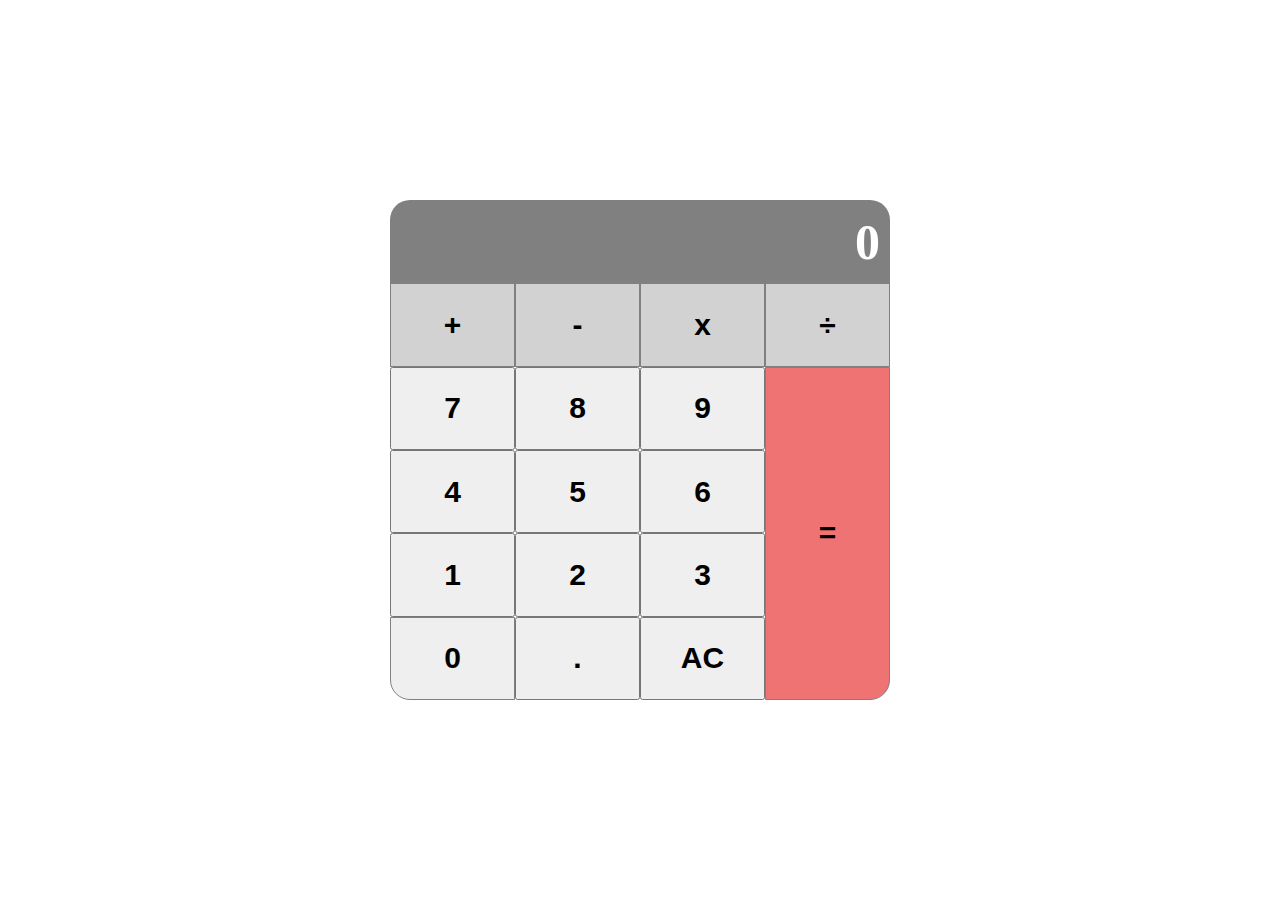
<file: 04 Grid/index.html>
<!DOCTYPE html>
<html lang="it">
  <head>
    <meta charset="UTF-8" />
    <meta http-equiv="X-UA-Compatible" content="IE=edge" />
    <meta name="viewport" content="width=device-width, initial-scale=1.0" />
    <title>Document</title>
    <link rel="stylesheet" href="style.css" />
  </head>
  <body>
    <div class="calcolatrice">
      <label for="" id="risultato"> 0 </label>
      <button class="piu">+</button>
      <button class="meno">-</button>
      <button class="per">x</button>
      <button class="diviso">÷</button>
      <button class="sette">7</button>
      <button class="otto">8</button>
      <button class="nove">9</button>
      <button class="quattro">4</button>
      <button class="cinque">5</button>
      <button class="sei">6</button>
      <button class="uno">1</button>
      <button class="due">2</button>
      <button class="tre">3</button>
      <button class="zero">0</button>
      <button class="punto">.</button>
      <button class="ac">AC</button>
      <button class="uguale">=</button>
    </div>
  </body>
</html>
</file>
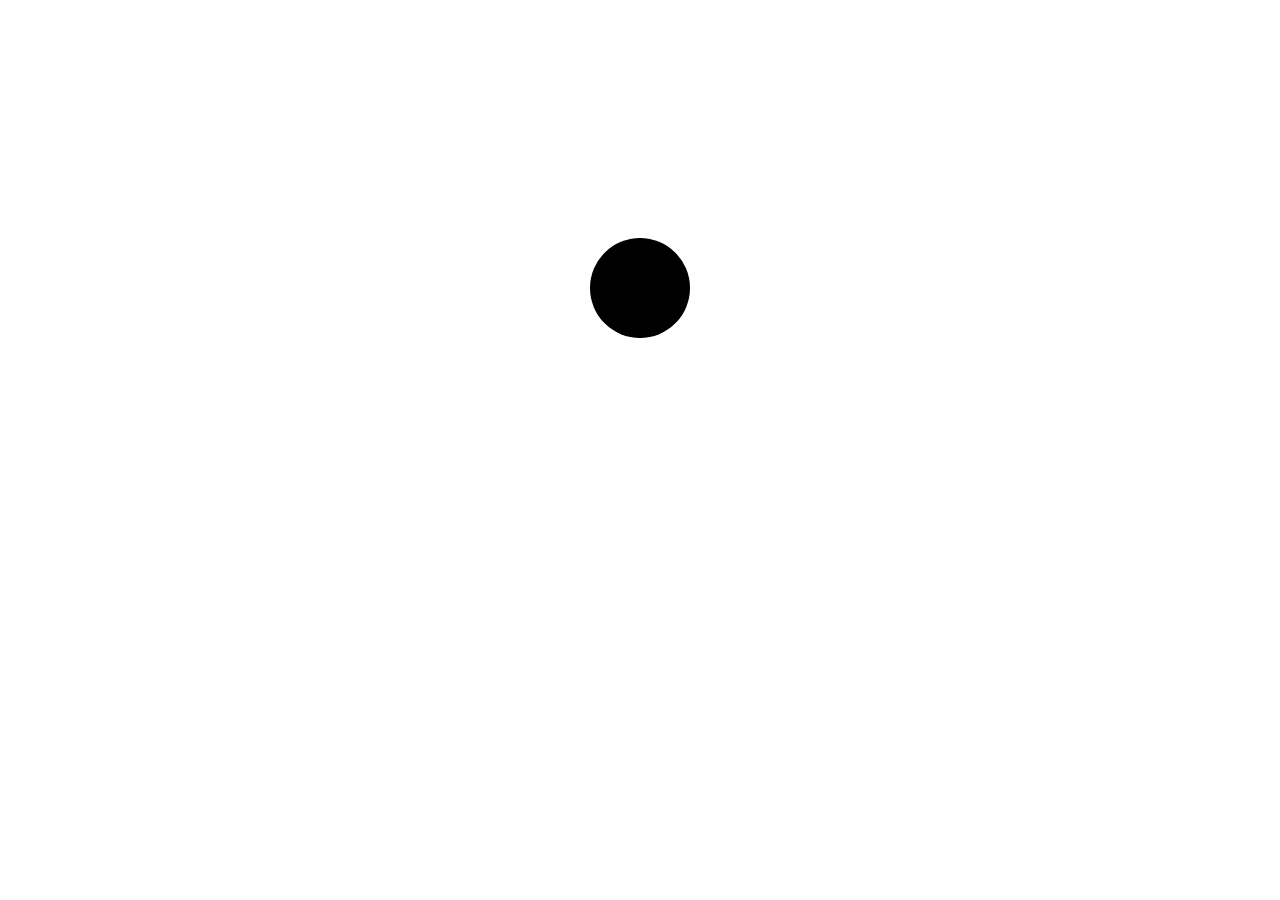
<file: esercizi sass/index.html>
<!DOCTYPE html>
<html lang="en">
  <head>
    <meta charset="UTF-8" />
    <meta http-equiv="X-UA-Compatible" content="IE=edge" />
    <meta name="viewport" content="width=device-width, initial-scale=1.0" />
    <title>Document</title>
    <link rel="stylesheet" href="style.css" />
  </head>
  <body>
    <div class="container">
      <div class="box bounce"></div>
    </div>
  </body>
</html>
</file>
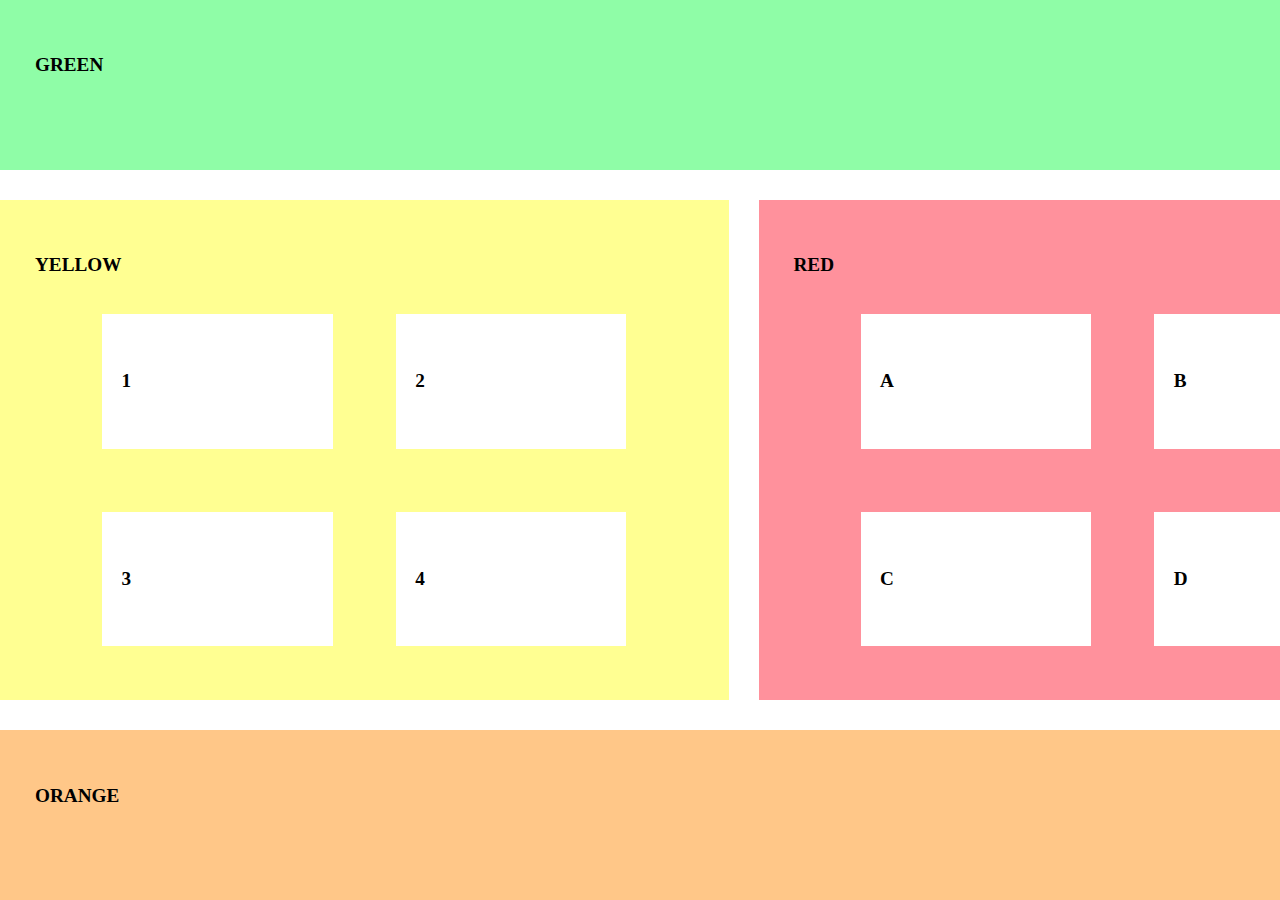
<file: esercizio-7/index.html>
<!DOCTYPE html>
<html lang="en">

<head>
  <meta charset="UTF-8">
  <meta http-equiv="X-UA-Compatible" content="IE=edge">
  <meta name="viewport" content="width=device-width, initial-scale=1.0">
  <title>Blocks</title>
  <link rel="stylesheet" href="start.css">
</head>

<body>
  <section id="green">
    <p>GREEN</p>
  </section>
  <section id="yellow">
    <p>YELLOW</p>
    <ul>
      <li>1</li>
      <li>2</li>
      <li>3</li>
      <li>4</li>
    </ul>
  </section>
  <section id="orange">
    <p>ORANGE</p>
  </section>
  <section id="red">
    <p>RED</p>
    <ul>
      <li>A</li>
      <li>B</li>
      <li>C</li>
      <li>D</li>
    </ul>
  </section>
  <section id="blue">
    <p>BLUE</p>
  </section>
</body>

</html>
</file>
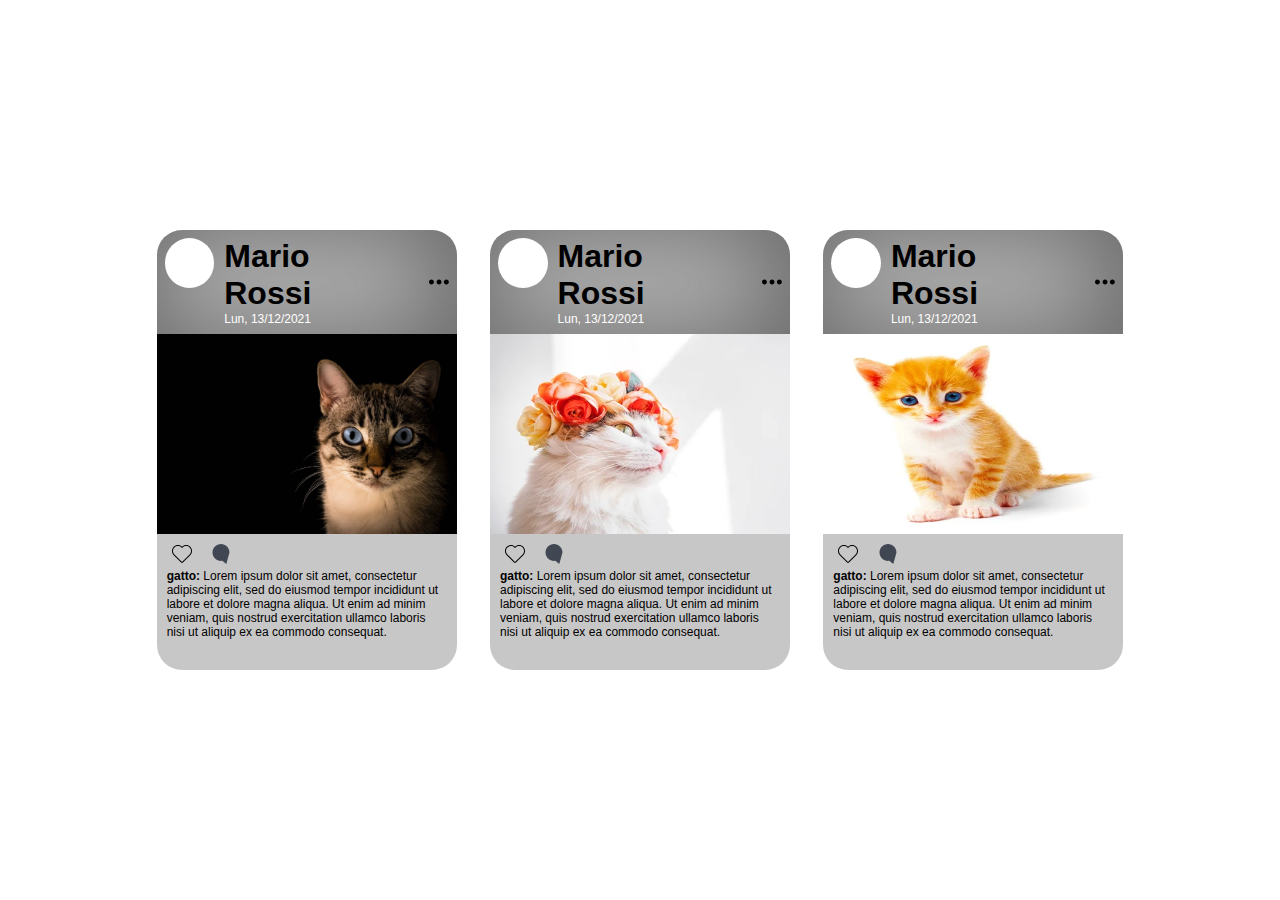
<file: esercizio-9/index.html>
<!DOCTYPE html>
<html lang="en">
<head>
    <meta charset="UTF-8">
    <meta http-equiv="X-UA-Compatible" content="IE=edge">
    <meta name="viewport" content="width=device-width, initial-scale=1.0">
    <link rel="stylesheet" href="style.css">
    <title>Document</title>
</head>
<body>
    <section class="primary">
        <section class="cont-1">
            <header>
                <div class="sub-cont-1">
                    <div class="cerchio"></div>
                    <div>
                        <h1>Mario Rossi</h1>
                        <p>Lun, 13/12/2021</p>
                    </div> 
                </div>
                <svg 
                    version="1.1" 
                    id="Capa_1" 
                    xmlns="http://www.w3.org/2000/svg" 
                    xmlns:xlink="http://www.w3.org/1999/xlink" 
                    x="0px" y="0px" 
                    viewBox="0 0 32.055 32.055" 
                    style="enable-background:new 0 0 32.055 32.055;" 
                    xml:space="preserve">
                    <g>
                        <path d="M3.968,12.061C1.775,12.061,0,13.835,0,16.027c0,2.192,1.773,3.967,3.968,3.967c2.189,0,3.966-1.772,3.966-3.967
                            C7.934,13.835,6.157,12.061,3.968,12.061z M16.233,12.061c-2.188,0-3.968,1.773-3.968,3.965c0,2.192,1.778,3.967,3.968,3.967
                            s3.97-1.772,3.97-3.967C20.201,13.835,18.423,12.061,16.233,12.061z M28.09,12.061c-2.192,0-3.969,1.774-3.969,3.967
                            c0,2.19,1.774,3.965,3.969,3.965c2.188,0,3.965-1.772,3.965-3.965S30.278,12.061,28.09,12.061z"/>
                    </g>
                </svg>
            </header>
            <img src="assets/gatto1.jpg" alt="">
            <div class="footer">
                <svg 
                    version="1.1" 
                    id="Capa_1" 
                    xmlns="http://www.w3.org/2000/svg" 
                    xmlns:xlink="http://www.w3.org/1999/xlink" 
                    x="0px" y="0px"
                    viewBox="0 0 490.4 490.4" 
                    style="enable-background:new 0 0 490.4 490.4;" 
                    xml:space="preserve">
                    <g>
                        <path d="M222.5,453.7c6.1,6.1,14.3,9.5,22.9,9.5c8.5,0,16.9-3.5,22.9-9.5L448,274c27.3-27.3,42.3-63.6,42.4-102.1
                            c0-38.6-15-74.9-42.3-102.2S384.6,27.4,346,27.4c-37.9,0-73.6,14.5-100.7,40.9c-27.2-26.5-63-41.1-101-41.1
                            c-38.5,0-74.7,15-102,42.2C15,96.7,0,133,0,171.6c0,38.5,15.1,74.8,42.4,102.1L222.5,453.7z M59.7,86.8
                            c22.6-22.6,52.7-35.1,84.7-35.1s62.2,12.5,84.9,35.2l7.4,7.4c2.3,2.3,5.4,3.6,8.7,3.6l0,0c3.2,0,6.4-1.3,8.7-3.6l7.2-7.2
                            c22.7-22.7,52.8-35.2,84.9-35.2c32,0,62.1,12.5,84.7,35.1c22.7,22.7,35.1,52.8,35.1,84.8s-12.5,62.1-35.2,84.8L251,436.4
                            c-2.9,2.9-8.2,2.9-11.2,0l-180-180c-22.7-22.7-35.2-52.8-35.2-84.8C24.6,139.6,37.1,109.5,59.7,86.8z"/>
                    </g>
                </svg>
                <svg 
                    version="1.1" 
                    id="Layer_1" 
                    xmlns="http://www.w3.org/2000/svg" 
                    xmlns:xlink="http://www.w3.org/1999/xlink" 
                    x="0px" y="0px" 
                    viewBox="0 0 512.064 512.064" 
                    style="enable-background:new 0 0 512.064 512.064;" 
                    xml:space="preserve">
                    <path style="fill:#414752;" 
                          d="M391.392,512.064L289.36,430.576c-11.248,1.76-22.416,
                            2.656-33.328,2.656c-119.632,0-216.96-97.168-216.96-216.624C39.072,
                            97.168,136.4,0,256.032,0s216.96,97.168,216.96,216.624">
                </svg>
                <p>
                    <b>gatto:</b> Lorem ipsum dolor sit amet, consectetur adipiscing elit, 
                    sed do eiusmod tempor incididunt ut labore et dolore magna aliqua. 
                    Ut enim ad minim veniam, quis nostrud exercitation ullamco laboris 
                    nisi ut aliquip ex ea commodo consequat.
                </p>
            </div>
        </section>
        <section class="cont-1">
            <header>
                <div class="sub-cont-1">
                    <div class="cerchio"></div>
                    <div>
                        <h1>Mario Rossi</h1>
                        <p>Lun, 13/12/2021</p>
                    </div> 
                </div>
                <svg 
                    version="1.1" 
                    id="Capa_1" 
                    xmlns="http://www.w3.org/2000/svg" 
                    xmlns:xlink="http://www.w3.org/1999/xlink" 
                    x="0px" y="0px" 
                    viewBox="0 0 32.055 32.055" 
                    style="enable-background:new 0 0 32.055 32.055;" 
                    xml:space="preserve">
                    <g>
                        <path d="M3.968,12.061C1.775,12.061,0,13.835,0,16.027c0,2.192,1.773,3.967,3.968,3.967c2.189,0,3.966-1.772,3.966-3.967
                            C7.934,13.835,6.157,12.061,3.968,12.061z M16.233,12.061c-2.188,0-3.968,1.773-3.968,3.965c0,2.192,1.778,3.967,3.968,3.967
                            s3.97-1.772,3.97-3.967C20.201,13.835,18.423,12.061,16.233,12.061z M28.09,12.061c-2.192,0-3.969,1.774-3.969,3.967
                            c0,2.19,1.774,3.965,3.969,3.965c2.188,0,3.965-1.772,3.965-3.965S30.278,12.061,28.09,12.061z"/>
                    </g>
                </svg>
            </header>
            <img src="assets/gatto2.png" alt="">
            <div class="footer">
                <svg 
                    version="1.1" 
                    id="Capa_1" 
                    xmlns="http://www.w3.org/2000/svg" 
                    xmlns:xlink="http://www.w3.org/1999/xlink" 
                    x="0px" y="0px"
                    viewBox="0 0 490.4 490.4" 
                    style="enable-background:new 0 0 490.4 490.4;" 
                    xml:space="preserve">
                    <g>
                        <path d="M222.5,453.7c6.1,6.1,14.3,9.5,22.9,9.5c8.5,0,16.9-3.5,22.9-9.5L448,274c27.3-27.3,42.3-63.6,42.4-102.1
                            c0-38.6-15-74.9-42.3-102.2S384.6,27.4,346,27.4c-37.9,0-73.6,14.5-100.7,40.9c-27.2-26.5-63-41.1-101-41.1
                            c-38.5,0-74.7,15-102,42.2C15,96.7,0,133,0,171.6c0,38.5,15.1,74.8,42.4,102.1L222.5,453.7z M59.7,86.8
                            c22.6-22.6,52.7-35.1,84.7-35.1s62.2,12.5,84.9,35.2l7.4,7.4c2.3,2.3,5.4,3.6,8.7,3.6l0,0c3.2,0,6.4-1.3,8.7-3.6l7.2-7.2
                            c22.7-22.7,52.8-35.2,84.9-35.2c32,0,62.1,12.5,84.7,35.1c22.7,22.7,35.1,52.8,35.1,84.8s-12.5,62.1-35.2,84.8L251,436.4
                            c-2.9,2.9-8.2,2.9-11.2,0l-180-180c-22.7-22.7-35.2-52.8-35.2-84.8C24.6,139.6,37.1,109.5,59.7,86.8z"/>
                    </g>
                </svg>
                <svg 
                    version="1.1" 
                    id="Layer_1" 
                    xmlns="http://www.w3.org/2000/svg" 
                    xmlns:xlink="http://www.w3.org/1999/xlink" 
                    x="0px" y="0px" 
                    viewBox="0 0 512.064 512.064" 
                    style="enable-background:new 0 0 512.064 512.064;" 
                    xml:space="preserve">
                    <path style="fill:#414752;" 
                          d="M391.392,512.064L289.36,430.576c-11.248,1.76-22.416,
                            2.656-33.328,2.656c-119.632,0-216.96-97.168-216.96-216.624C39.072,
                            97.168,136.4,0,256.032,0s216.96,97.168,216.96,216.624">
                </svg>
                <p>
                    <b>gatto:</b> Lorem ipsum dolor sit amet, consectetur adipiscing elit, 
                    sed do eiusmod tempor incididunt ut labore et dolore magna aliqua. 
                    Ut enim ad minim veniam, quis nostrud exercitation ullamco laboris 
                    nisi ut aliquip ex ea commodo consequat.
                </p>
            </div>
        </section>
        <section class="cont-1">
            <header>
                <div class="sub-cont-1">
                    <div class="cerchio"></div>
                    <div>
                        <h1>Mario Rossi</h1>
                        <p>Lun, 13/12/2021</p>
                    </div> 
                </div>
                <svg 
                    version="1.1" 
                    id="Capa_1" 
                    xmlns="http://www.w3.org/2000/svg" 
                    xmlns:xlink="http://www.w3.org/1999/xlink" 
                    x="0px" y="0px" 
                    viewBox="0 0 32.055 32.055" 
                    style="enable-background:new 0 0 32.055 32.055;" 
                    xml:space="preserve">
                    <g>
                        <path d="M3.968,12.061C1.775,12.061,0,13.835,0,16.027c0,2.192,1.773,3.967,3.968,3.967c2.189,0,3.966-1.772,3.966-3.967
                            C7.934,13.835,6.157,12.061,3.968,12.061z M16.233,12.061c-2.188,0-3.968,1.773-3.968,3.965c0,2.192,1.778,3.967,3.968,3.967
                            s3.97-1.772,3.97-3.967C20.201,13.835,18.423,12.061,16.233,12.061z M28.09,12.061c-2.192,0-3.969,1.774-3.969,3.967
                            c0,2.19,1.774,3.965,3.969,3.965c2.188,0,3.965-1.772,3.965-3.965S30.278,12.061,28.09,12.061z"/>
                    </g>
                </svg>
            </header>
            <img src="assets/gatto3.png" alt="">
            <div class="footer">
                <svg 
                    version="1.1" 
                    id="Capa_1" 
                    xmlns="http://www.w3.org/2000/svg" 
                    xmlns:xlink="http://www.w3.org/1999/xlink" 
                    x="0px" y="0px"
                    viewBox="0 0 490.4 490.4" 
                    style="enable-background:new 0 0 490.4 490.4;" 
                    xml:space="preserve">
                    <g>
                        <path d="M222.5,453.7c6.1,6.1,14.3,9.5,22.9,9.5c8.5,0,16.9-3.5,22.9-9.5L448,274c27.3-27.3,42.3-63.6,42.4-102.1
                            c0-38.6-15-74.9-42.3-102.2S384.6,27.4,346,27.4c-37.9,0-73.6,14.5-100.7,40.9c-27.2-26.5-63-41.1-101-41.1
                            c-38.5,0-74.7,15-102,42.2C15,96.7,0,133,0,171.6c0,38.5,15.1,74.8,42.4,102.1L222.5,453.7z M59.7,86.8
                            c22.6-22.6,52.7-35.1,84.7-35.1s62.2,12.5,84.9,35.2l7.4,7.4c2.3,2.3,5.4,3.6,8.7,3.6l0,0c3.2,0,6.4-1.3,8.7-3.6l7.2-7.2
                            c22.7-22.7,52.8-35.2,84.9-35.2c32,0,62.1,12.5,84.7,35.1c22.7,22.7,35.1,52.8,35.1,84.8s-12.5,62.1-35.2,84.8L251,436.4
                            c-2.9,2.9-8.2,2.9-11.2,0l-180-180c-22.7-22.7-35.2-52.8-35.2-84.8C24.6,139.6,37.1,109.5,59.7,86.8z"/>
                    </g>
                </svg>
                <svg 
                    version="1.1" 
                    id="Layer_1" 
                    xmlns="http://www.w3.org/2000/svg" 
                    xmlns:xlink="http://www.w3.org/1999/xlink" 
                    x="0px" y="0px" 
                    viewBox="0 0 512.064 512.064" 
                    style="enable-background:new 0 0 512.064 512.064;" 
                    xml:space="preserve">
                    <path style="fill:#414752;" 
                          d="M391.392,512.064L289.36,430.576c-11.248,1.76-22.416,
                            2.656-33.328,2.656c-119.632,0-216.96-97.168-216.96-216.624C39.072,
                            97.168,136.4,0,256.032,0s216.96,97.168,216.96,216.624">
                </svg>
                <p>
                    <b>gatto:</b> Lorem ipsum dolor sit amet, consectetur adipiscing elit, 
                    sed do eiusmod tempor incididunt ut labore et dolore magna aliqua. 
                    Ut enim ad minim veniam, quis nostrud exercitation ullamco laboris 
                    nisi ut aliquip ex ea commodo consequat.
                </p>
            </div>
        </section>
      
    </section>
</body>
</html>
</file>
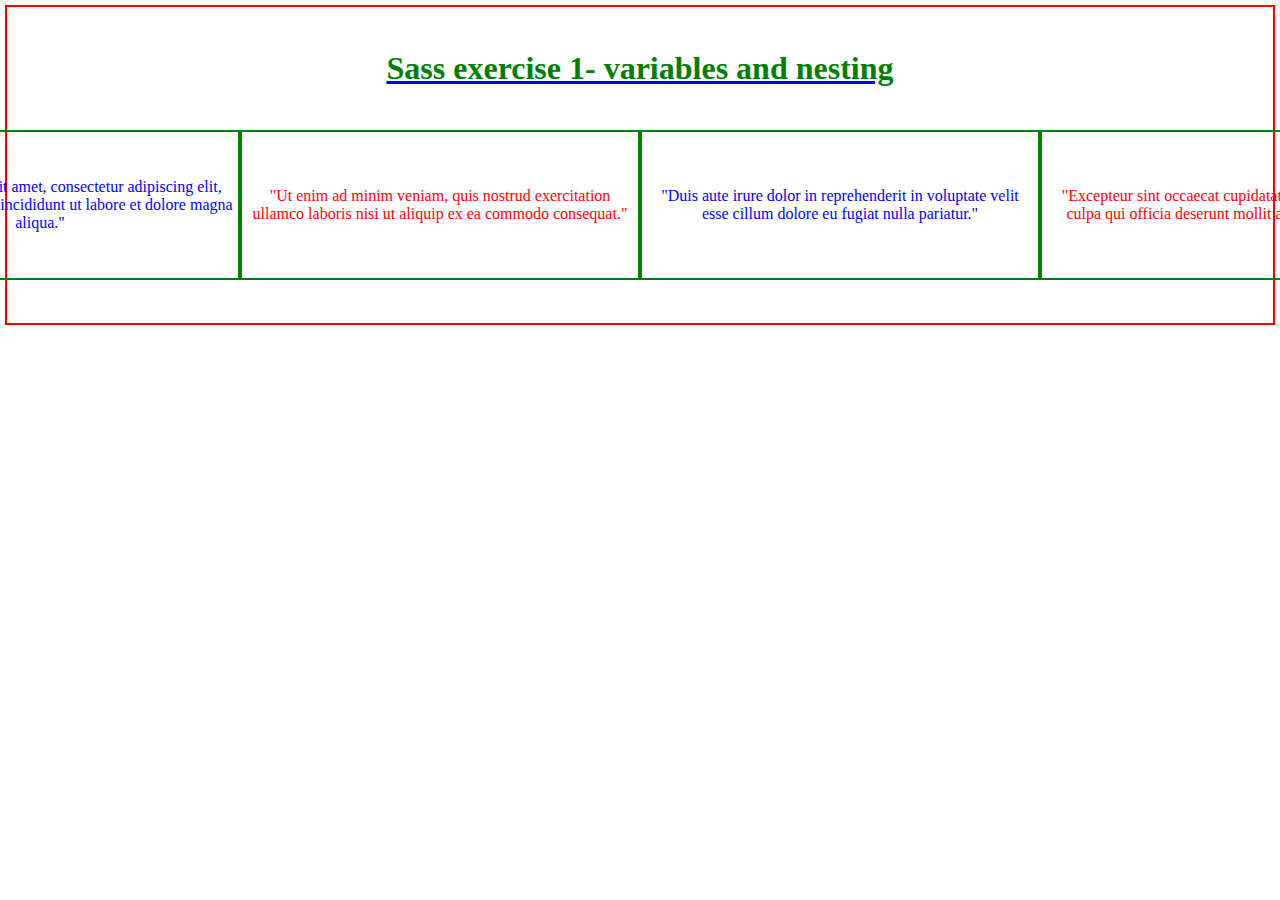
<file: sass_exercise_1-variables_nesting/index.html>
<!DOCTYPE html>
<html>
  <head>
    <title>Sass exercise 1- variables and nesting</title>
    <link rel="stylesheet" href="./style.css" />
  </head>
  <body>
    <div>
      <h1>Sass exercise 1- variables and nesting</h1>
      <section>
        <article>
          <p>
            "Lorem ipsum dolor sit amet, consectetur adipiscing elit, sed do
            eiusmod tempor incididunt ut labore et dolore magna aliqua."
          </p>
        </article>
        <article>
          <p>
            "Ut enim ad minim veniam, quis nostrud exercitation ullamco laboris
            nisi ut aliquip ex ea commodo consequat."
          </p>
        </article>
        <article>
          <p>
            "Duis aute irure dolor in reprehenderit in voluptate velit esse
            cillum dolore eu fugiat nulla pariatur."
          </p>
        </article>
        <article>
          <p>
            "Excepteur sint occaecat cupidatat non proident, sunt in culpa qui
            officia deserunt mollit anim id est laborum."
          </p>
        </article>
      </section>
    </div>
  </body>
</html>
</file>
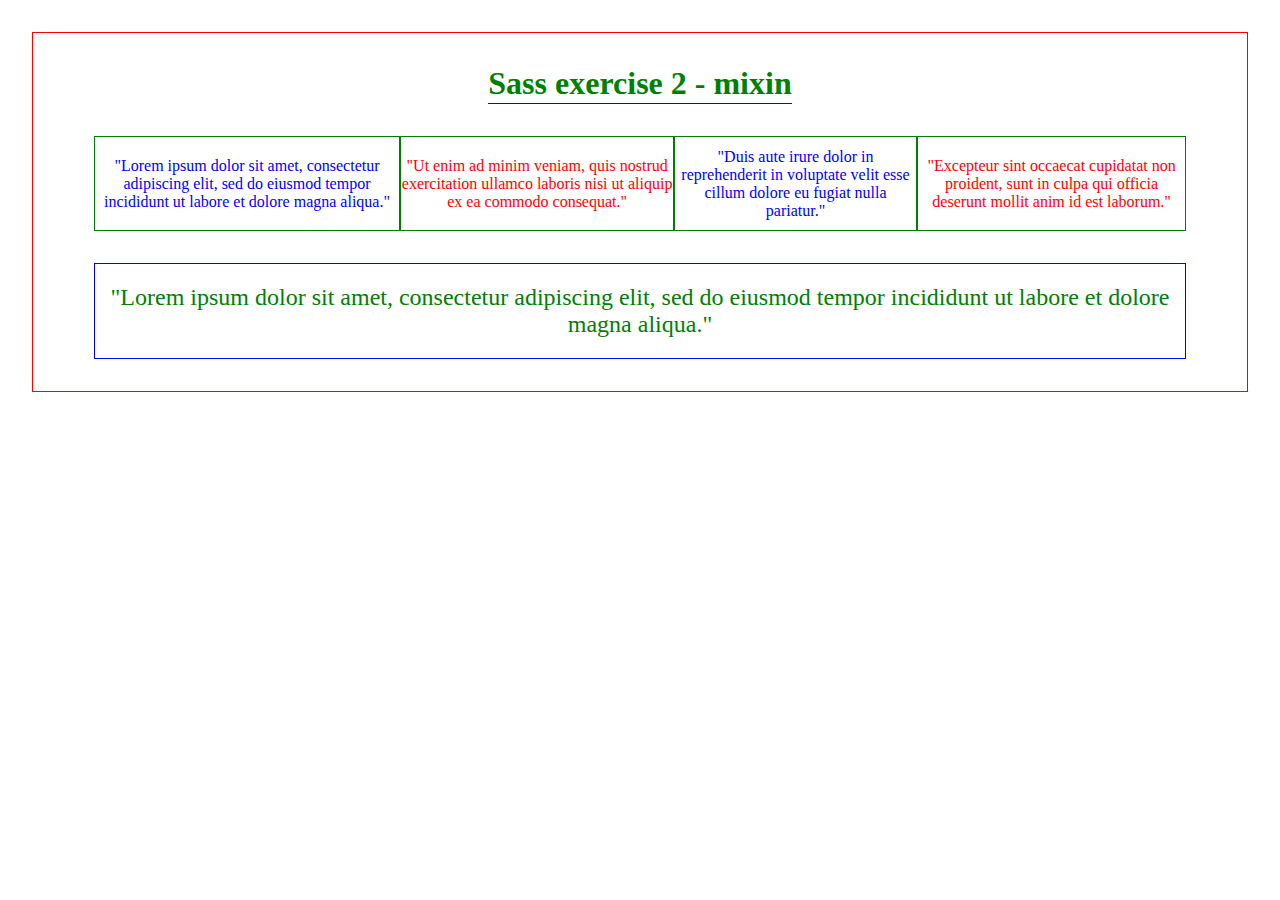
<file: sass_exercise_3-functions_modules/index.html>
<!DOCTYPE html>
<html>
  <head>
    <title>Sass exercise 3 - functions and modules</title>
    <link rel="stylesheet" href="style.css" />
  </head>
  <body>
    <div>
      <h1>Sass exercise 2 - mixin</h1>
      <section>
        <article>
          <p>
            "Lorem ipsum dolor sit amet, consectetur adipiscing elit, sed do
            eiusmod tempor incididunt ut labore et dolore magna aliqua."
          </p>
        </article>
        <article>
          <p>
            "Ut enim ad minim veniam, quis nostrud exercitation ullamco laboris
            nisi ut aliquip ex ea commodo consequat."
          </p>
        </article>
        <article>
          <p>
            "Duis aute irure dolor in reprehenderit in voluptate velit esse
            cillum dolore eu fugiat nulla pariatur."
          </p>
        </article>
        <article>
          <p>
            "Excepteur sint occaecat cupidatat non proident, sunt in culpa qui
            officia deserunt mollit anim id est laborum."
          </p>
        </article>
      </section>
      <section>
        <article>
          <p>
            "Lorem ipsum dolor sit amet, consectetur adipiscing elit, sed do
            eiusmod tempor incididunt ut labore et dolore magna aliqua."
          </p>
        </article>
      </section>
    </div>
  </body>
</html>
</file>
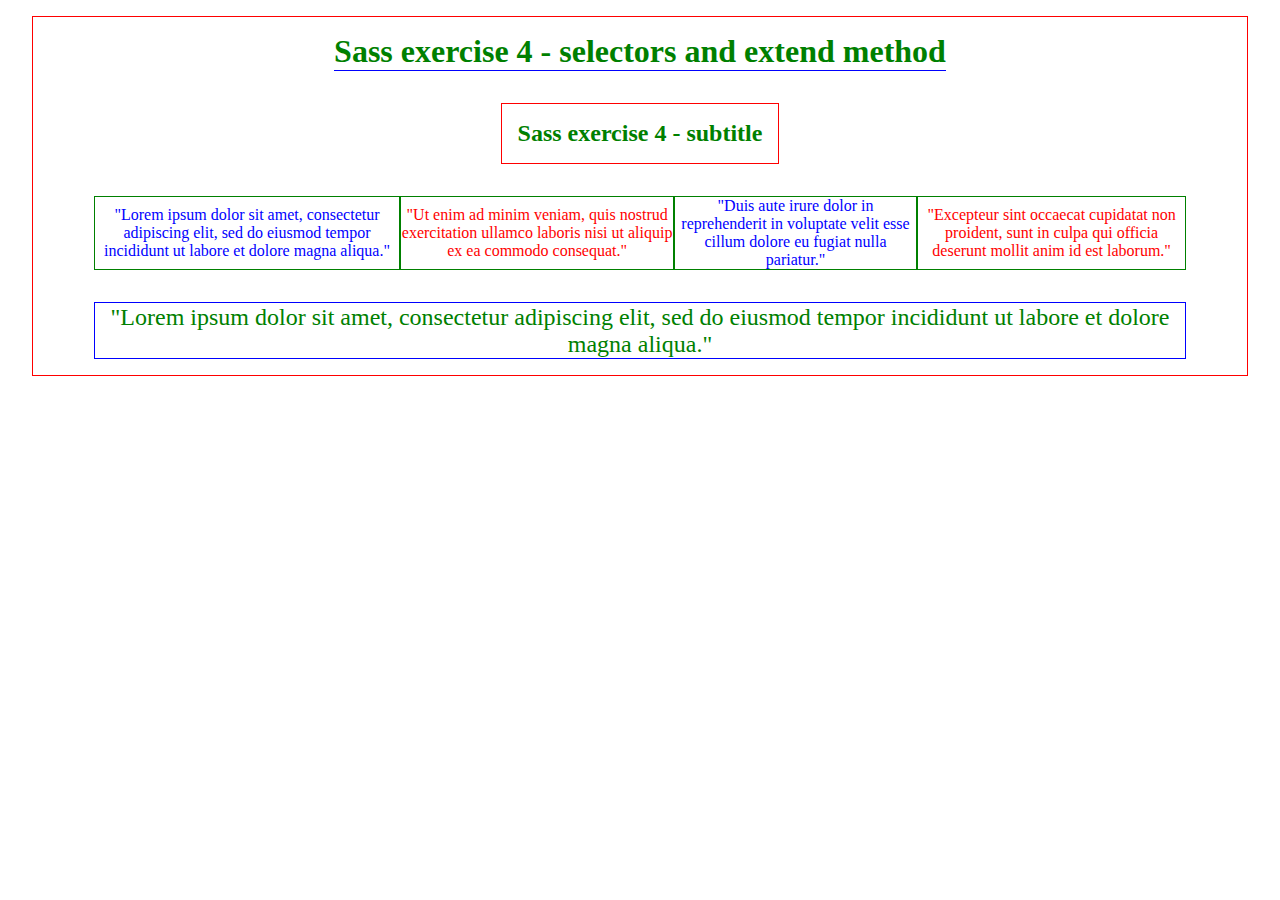
<file: sass_exercise_4-selectors_extend/index.html>
<!DOCTYPE html>
<html>
  <head>
    <title>Sass exercise 4 - selectors and extend method</title>
    <link rel="stylesheet" href="style.css" />
  </head>
  <body>
    <div>
      <h1>Sass exercise 4 - selectors and extend method</h1>
      <h2>Sass exercise 4 - subtitle</h2>
      <section>
        <article>
          <p>
            "Lorem ipsum dolor sit amet, consectetur adipiscing elit, sed do
            eiusmod tempor incididunt ut labore et dolore magna aliqua."
          </p>
        </article>
        <article>
          <p>
            "Ut enim ad minim veniam, quis nostrud exercitation ullamco laboris
            nisi ut aliquip ex ea commodo consequat."
          </p>
        </article>
        <article>
          <p>
            "Duis aute irure dolor in reprehenderit in voluptate velit esse
            cillum dolore eu fugiat nulla pariatur."
          </p>
        </article>
        <article>
          <p>
            "Excepteur sint occaecat cupidatat non proident, sunt in culpa qui
            officia deserunt mollit anim id est laborum."
          </p>
        </article>
      </section>
      <section>
        <article>
          <p>
            "Lorem ipsum dolor sit amet, consectetur adipiscing elit, sed do
            eiusmod tempor incididunt ut labore et dolore magna aliqua."
          </p>
        </article>
      </section>
    </div>
  </body>
</html>
</file>
<file: 04 Grid/style.css>
html,
body {
  width: 100%;
  height: 100%;
}

* {
  font-size: 30px;
  font-weight: bold;
}

body {
  display: grid;
  align-items: center;
  justify-content: center;
  margin: 0;
}

.calcolatrice {
  width: 500px;
  height: 500px;
  background-color: white;
  padding: 20px;
  display: grid;
  grid-template-columns: 1fr 1fr 1fr 1fr;
  grid-template-rows: 1fr 1fr 1fr 1fr 1fr 1fr;
}

#risultato {
  grid-area: 1/1/2/5;
  text-align: right;
  background-color: grey;
  color: white;
  display: grid;
  align-items: center;
  font-size: 50px;
  padding-right: 10px;
  border-radius: 20px 20px 0 0;
}

.piu {
  grid-area: 2/1/3/2;
  background-color: rgb(210, 210, 210);
  border: 1.5px solid grey;
}

.meno {
  grid-area: 2/2/3/3;
  background-color: rgb(210, 210, 210);
  border: 1.5px solid grey;
}

.per {
  grid-area: 2/3/3/4;
  background-color: rgb(210, 210, 210);
  border: 1.5px solid grey;
}

.diviso {
  grid-area: 2/4/3/5;
  background-color: rgb(210, 210, 210);
  border: 1.5px solid grey;
}

.sette {
  grid-area: 3/1/4/2;
}

.otto {
  grid-area: 3/2/4/3;
}

.nove {
  grid-area: 3/3/4/4;
}

.quattro {
  grid-area: 4/1/5/2;
}

.cinque {
  grid-area: 4/2/5/3;
}

.sei {
  grid-area: 4/3/5/4;
}

.uno {
  grid-area: 5/1/6/2;
}

.due {
  grid-area: 5/2/6/3;
}

.tre {
  grid-area: 5/3/6/4;
}

.zero {
  grid-area: 6/1/7/2;
  border-radius: 0 0 0 20px;
  border: 1.5px solid grey;
}

.punto {
  grid-area: 6/2/7/3;
}

.ac {
  grid-area: 6/3/7/4;
}

.uguale {
  grid-area: 3/4/7/5;
  border-radius: 0 0 20px 0;
  border: 1.5px solid grey;
  background-color: rgba(235, 80, 80, 0.8);
}
</file>
<file: esercizi sass/style.css>
body {
  font: 1em sans-serif;
  text-align: center;
}

.container {
  display: flex;
  height: 330px;
  width: 100%;
}

.box {
  align-self: flex-end;
  -webkit-animation-duration: 1s;
          animation-duration: 1s;
  -webkit-animation-iteration-count: infinite;
          animation-iteration-count: infinite;
  background-color: #000000;
  height: 100px;
  margin: 0 auto 0 auto;
  transform-origin: bottom;
  width: 100px;
  border-radius: 50%;
}

.bounce {
  -webkit-animation-name: bounce;
          animation-name: bounce;
  -webkit-animation-timing-function: ease;
          animation-timing-function: ease;
}

@-webkit-keyframes bounce {
  0% {
    transform: translateY(0);
  }
  40% {
    transform: translateY(-30px);
  }
  60% {
    transform: translateY(-15px);
  }
  100% {
    transform: translateY(0);
  }
}

@keyframes bounce {
  0% {
    transform: translateY(0);
  }
  40% {
    transform: translateY(-30px);
  }
  60% {
    transform: translateY(-15px);
  }
  100% {
    transform: translateY(0);
  }
}/*# sourceMappingURL=style.css.map */
</file>
<file: esercizio-7/start.css>
body {
    height: 100vh;
    width: 100%;
    margin: 0;
    display: grid;
    grid-template-columns: 1fr 30px 1fr 30px 1fr;
    grid-template-rows: 1fr 30px 2fr 30px 1fr;
    font-weight: bold;
    font-size: larger;
}

#green {
    background-color: #8ffda7;
    grid-area: 1/1/2/6;
}

#yellow {
    background-color: #ffff92;
    grid-area: 3/1/4/2;
}

#orange {
    background-color: #ffc788;
    grid-area: 5/1/6/4;
}

#red {
    background-color: #ff919c;
    grid-area: 3/3/4/4;
}

#blue {
    background-color: #98d2ff;
    grid-area: 3/5/6/6;
}

section {
    padding: 35px;
}

ul {
    padding: 0 2.5em;
    margin: 0;
    display: grid;
    grid-template-columns: 1fr 25px 1fr;
    grid-template-rows: 1fr 25px 1fr;
    justify-items: center;
}

li {
    height: 5em;
    width: 10em;
    background-color: white;
    padding: 1em;
    margin: 1em;
    display: grid;
    align-items: center; 
}

li:nth-child(1) {
    grid-area: 1/1/2/2;
}

li:nth-child(2) {
    grid-area: 1/3/2/4;
}

li:nth-child(3) {
    grid-area: 3/1/4/2;
}

li:nth-child(4) {
    grid-area: 3/3/4/4;
}
</file>
<file: esercizio-9/style.css>
body {
    height: 100vh;
    width: 100%;
    font-family: sans-serif;
    font-size: medium;
    display: flex;
    justify-content: center;
    align-items: center;
    margin: 0;
}

.primary {
    height: 100%;
    width: 1000px;
    display: flex;
    justify-content: space-around;
    align-items: center;
}

.cont-1 {
    height: 430px;
    width: 300px;
    border-radius: 25px;
    padding-bottom: 10px;
    background-color: rgba(190, 189, 189, 0.849);
}

header {
    display: flex;
    align-items: center;
    padding: 8px;
    border-radius: 25px 25px 0 0;
    justify-content: space-between;
    box-shadow: -10px 0px 100px 10px rgb(104, 104, 104) inset;
}

.sub-cont-1 {
    display: flex;
}

.cerchio {
    height: 50px;
    width: 50px;
    border-radius: 50%;
    background-color: white;
}

h1 {
    padding: 0 5px;
    margin: 0 5px;
}

h1 + p {
    color: white;
}

p {
    padding: 0 5px;
    margin: 0 5px;
    font-size: 12px;
}

img {
    height: 200px;
    width: 100%;
}

.footer {
    margin-top: 5px;
    padding: 0;
}

svg {
    height: 20px;
    width: 20px;
    padding: 1px 0 1px 15px;
}   

@media screen and (max-width: 375px) {
    html, body{
        width: 100%;
        height: 100vh;
    }

    body {
        display: flex;
        justify-content: center;
        align-items: center;
    }

    .primary {
        width: 100%;
        flex-wrap: wrap;
        justify-content: space-evenly;
    }
    .cont-1 {
        margin: 10px 30px 10px 0;
    }
}

@media screen and (max-width: 768px) {

    .primary {
        flex-wrap: wrap;
        justify-content:flex-start;
    }
    .cont-1 {
        margin-left: 50px;
    }
    
}
</file>
<file: sass_exercise_1-variables_nesting/style.css>
* {
  margin: 0;
  padding: 0;
  box-sizing: border-box;
}

body {
  height: 100vh;
  padding: 5px 5px;
}

div {
  width: 100%;
  height: 20rem;
  display: flex;
  justify-content: space-evenly;
  flex-direction: column;
  align-items: center;
  border: 2px solid red;
}
div h1 {
  color: green;
  -webkit-text-decoration: underline blue;
          text-decoration: underline blue;
}
div section {
  display: flex;
}
div article {
  border: 2px solid green;
  height: 150px;
  width: 25rem;
  display: flex;
  align-items: center;
  text-align: center;
  padding: 5px;
}
div article:nth-child(odd) {
  color: blue;
}
div article:nth-child(even) {
  color: red;
}/*# sourceMappingURL=style.css.map */
</file>
<file: sass_exercise_3-functions_modules/style.css>
* {
  margin: 0;
  padding: 0;
  box-sizing: border-box;
}

body {
  width: 100vw;
  height: 100vh;
  display: flex;
  justify-content: center;
}
body div {
  display: flex;
  flex-direction: column;
  align-items: center;
  justify-content: center;
  margin-top: 2rem;
  row-gap: 2rem;
  width: 95%;
  height: 40%;
  text-align: center;
  padding-bottom: 2rem;
  padding-top: 2rem;
  border: 1px solid red;
}
body div h1 {
  height: 6.625rem;
  color: green;
  border-bottom: 1px solid blue;
}
body div section {
  width: 90%;
  height: 16.625rem;
  display: flex;
  justify-content: center;
}
body div section article:nth-of-type(odd) {
  color: blue;
  border: 1px solid green;
  font-size: 1rem;
  display: flex;
  align-items: center;
}
body div section article:nth-of-type(even) {
  color: red;
  border: 1px solid green;
  font-size: 1rem;
  display: flex;
  align-items: center;
}
body div section:last-child article {
  color: green;
  border: 1px solid blue;
  font-size: 24px;
}/*# sourceMappingURL=style.css.map */
</file>
<file: sass_exercise_4-selectors_extend/style.css>
* {
  margin: 0;
  padding: 0;
  box-sizing: border-box;
}

body {
  width: 100vw;
  height: 100vh;
  display: flex;
  justify-content: center;
}
body div {
  display: flex;
  flex-direction: column;
  align-items: center;
  justify-content: center;
  margin-top: 1rem;
  row-gap: 2rem;
  width: 95%;
  height: 40%;
  text-align: center;
  padding-bottom: 1rem;
  padding-top: 1rem;
  border: 1px solid red;
}
body div h1, body div h2 {
  height: 20%;
  color: green;
  border-bottom: 1px solid blue;
}
body div h2 {
  border: 1px solid red;
  padding: 1rem;
}
body div section {
  width: 90%;
  height: 50%;
  display: flex;
  justify-content: center;
}
body div section article:nth-of-type(odd) {
  color: blue;
  border: 1px solid green;
  font-size: 1rem;
  display: flex;
  align-items: center;
}
body div section article:nth-of-type(even) {
  color: red;
  border: 1px solid green;
  font-size: 1rem;
  display: flex;
  align-items: center;
}
body div section:last-child article {
  color: green;
  border: 1px solid blue;
  font-size: 24px;
}/*# sourceMappingURL=style.css.map */
</file>
